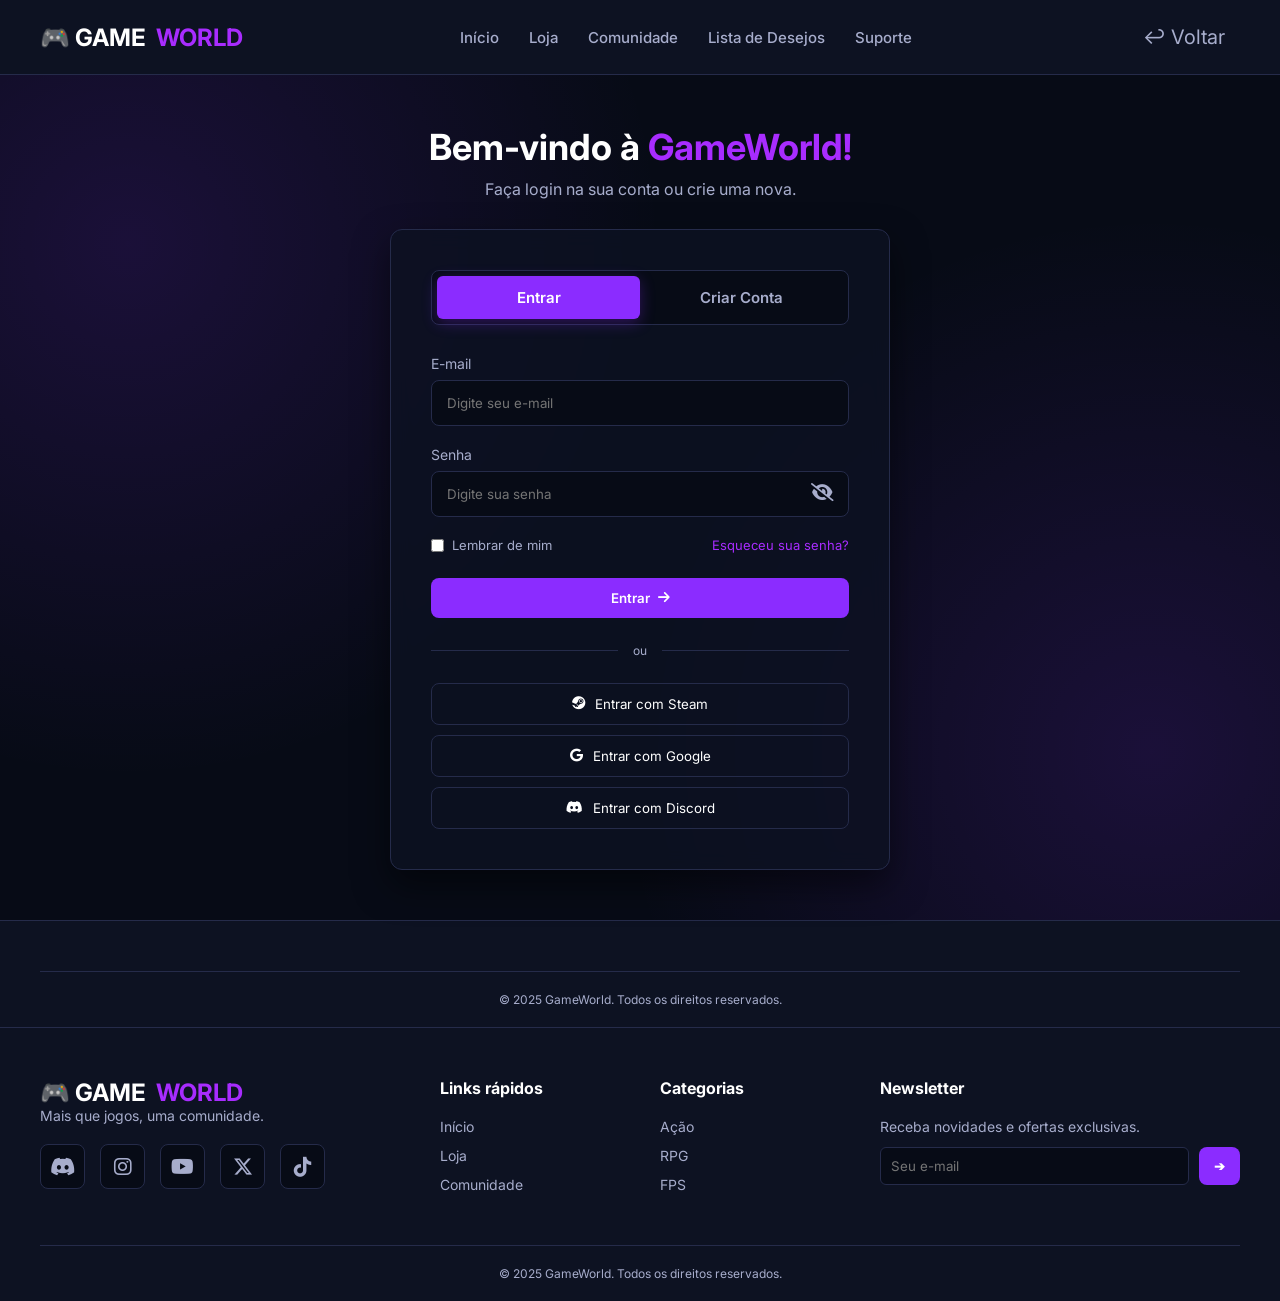
<file: cadastro.html>
<!DOCTYPE html>
<html lang="pt-br">
<head>
    <meta charset="UTF-8">
    <title>GameWorld | Login e Cadastro</title>
    <!-- Fonte e FontAwesome -->
    <link rel="stylesheet" href="https://cdnjs.cloudflare.com/ajax/libs/font-awesome/6.5.1/css/all.min.css">
    <link rel="stylesheet" href="style.css">
    
    <style>
        .auth-container {
            flex: 1; display: flex; flex-direction: column; align-items: center; justify-content: center;
            padding: 50px 20px;
            background: radial-gradient(circle at 10% 20%, rgba(139, 44, 255, 0.15) 0%, transparent 40%),
                        radial-gradient(circle at 90% 80%, rgba(139, 44, 255, 0.15) 0%, transparent 40%);
        }
        
        .auth-header { text-align: center; margin-bottom: 30px; }
        .auth-header h1 { font-size: 36px; margin-bottom: 10px; }
        .auth-header h1 span { color: var(--purple-light); }
        .auth-header p { color: var(--text-sec); }
        
        /* Container do formulário */
        .auth-box {
            background: rgba(13, 18, 34, 0.8); backdrop-filter: blur(10px);
            border: 1px solid var(--border); border-radius: 12px; padding: 40px;
            width: 100%; max-width: 500px; /* Largura fixa para ficar centralizado e bonito */
            box-shadow: 0 15px 35px rgba(0,0,0,0.5);
        }

        /* --- ABAS --- */
        .auth-tabs {
            display: flex;
            background: var(--bg-main);
            border: 1px solid var(--border);
            border-radius: 8px;
            padding: 5px;
            margin-bottom: 30px;
        }

        .tab-btn {
            flex: 1;
            padding: 12px;
            background: transparent;
            border: none;
            color: var(--text-sec);
            font-size: 15px;
            font-weight: 600;
            cursor: pointer;
            border-radius: 6px;
            transition: 0.3s;
            font-family: inherit;
        }

        .tab-btn.active {
            background: var(--purple);
            color: white;
            box-shadow: 0 4px 15px rgba(139, 44, 255, 0.3);
        }

        /* --- FORMULÁRIOS --- */
        .form-section {
            display: none; /* Esconde todos por padrão */
            animation: fadeIn 0.4s ease-in-out;
        }

        .form-section.active {
            display: block; /* Mostra apenas o que estiver ativo */
        }

        @keyframes fadeIn {
            from { opacity: 0; transform: translateY(10px); }
            to { opacity: 1; transform: translateY(0); }
        }

        .input-group { margin-bottom: 20px; position: relative; }
        .input-group label { display: block; font-size: 14px; margin-bottom: 8px; color: var(--text-sec); }
        .input-group input {
            width: 100%; padding: 14px 15px; background: var(--bg-main);
            border: 1px solid var(--border); border-radius: 8px; color: white; outline: none; transition: 0.3s;
        }
        .input-group input:focus { border-color: var(--purple); box-shadow: 0 0 10px rgba(139, 44, 255, 0.2); }
        
        /* Ícone de olho de esconder senha*/
        .eye-icon {
            position: absolute; right: 15px; top: 38px; cursor: pointer;
            color: var(--text-sec); font-size: 18px; user-select: none;
        }
        .eye-icon:hover { color: white; }
        
        /* Mensagem de erro de senha */
        .msg-erro { color: #ff4d6d; font-size: 12px; display: none; margin-top: 5px; }

        .options { display: flex; justify-content: space-between; align-items: center; font-size: 13px; margin-bottom: 25px; color: var(--text-sec); }
        .options a { color: var(--purple-light); }
        .options label { display: flex; align-items: center; gap: 8px; cursor: pointer; }
        
        .divider { display: flex; align-items: center; text-align: center; color: var(--text-sec); font-size: 12px; margin: 25px 0; }
        .divider::before, .divider::after { content: ''; flex: 1; border-bottom: 1px solid var(--border); }
        .divider::before { margin-right: 15px; } .divider::after { margin-left: 15px; }
        
        .social-login { display: flex; flex-direction: column; gap: 10px; }
        .btn-social { background: transparent; border: 1px solid var(--border); color: white; padding: 12px; border-radius: 8px; cursor: pointer; display: flex; align-items: center; justify-content: center; gap: 10px; transition: 0.3s; font-family: inherit;}
        .btn-social:hover { background: var(--bg-card); border-color: var(--purple); }

        /* Ajustes para o formulário no Celular */
@media (max-width: 768px) {
    .auth-container {
        padding: 20px 15px; /* Diminui a margem de fora */
    }
    
    .auth-box {
        padding: 20px; /* Diminui a margem de dentro para os inputs crescerem */
    }
    
    .auth-header h1 {
        font-size: 26px; /* Diminui um pouco o título */
    }
    
    .auth-header p {
        font-size: 14px;
    }
}

    </style>
</head>
<body>
    <header>
        <div class="logo">🎮 GAME<span>WORLD</span></div>
        <nav>
            <a href="index.html">Início</a>
            <a href="loja.html">Loja</a>
            <a href="comunidade.html">Comunidade</a>
            <a href="lista.html">Lista de Desejos</a>
            <a href="suporte.html">Suporte</a>
        </nav>
        <div class="header-actions">
            <a href="loja.html" class="icon-btn" style="width: auto; padding: 0 15px; border-radius: 20px;">↩ Voltar</a>
        </div>
    </header>

    <div class="auth-container">
        <div class="auth-header">
            <h1>Bem-vindo à <span>GameWorld!</span></h1>
            <p>Faça login na sua conta ou crie uma nova.</p>
        </div>

        <div class="auth-box">
            <!-- BOTÕES DAS ABAS -->
            <div class="auth-tabs">
                <button class="tab-btn active" onclick="mudarAba('login')">Entrar</button>
                <button class="tab-btn" onclick="mudarAba('cadastro')">Criar Conta</button>
            </div>

            <!-- ETAPA LOGIN -->
            <div id="section-login" class="form-section active">
                <form id="form-login">
                    <div class="input-group">
                        <label>E-mail</label>
                        <input type="email" id="login-email" placeholder="Digite seu e-mail" required>
                    </div>
                    <div class="input-group">
                        <label>Senha</label>
                        <input type="password" id="login-senha" placeholder="Digite sua senha" required>
                        <i class="fa-solid fa-eye-slash eye-icon" onclick="mostrarSenha('login-senha', this)"></i>
                    </div>
                    <div class="options">
                        <label><input type="checkbox" style="accent-color: var(--purple);"> Lembrar de mim</label>
                        <a href="#">Esqueceu sua senha?</a>
                    </div>
                    <button type="submit" class="btn" style="width: 100%;">Entrar <i class="fa-solid fa-arrow-right"></i></button>
                </form>
                
                <div class="divider">ou</div>
                <div class="social-login">
                    <button class="btn-social" type="button"><i class="fa-brands fa-steam"></i> Entrar com Steam</button>
                    <button class="btn-social" type="button"><i class="fa-brands fa-google"></i> Entrar com Google</button>
                    <button class="btn-social" type="button"><i class="fa-brands fa-discord"></i> Entrar com Discord</button>
                </div>
            </div>

            <!-- ETAPA CADASTRO -->
            <div id="section-cadastro" class="form-section">
                <form id="form-cadastro">
                    <div class="input-group">
                        <label>Nome de usuário</label>
                        <input type="text" id="cad-nome" placeholder="Escolha um nome" required>
                    </div>
                    <div class="input-group">
                        <label>E-mail</label>
                        <input type="email" id="cad-email" placeholder="Digite seu e-mail" required>
                    </div>
                    <div class="input-group">
                        <label>Senha</label>
                        <input type="password" id="cad-senha" placeholder="Crie uma senha" required>
                        <i class="fa-solid fa-eye-slash eye-icon" onclick="mostrarSenha('cad-senha', this)"></i>
                    </div>
                    <div class="input-group">
                        <label>Confirmar senha</label>
                        <input type="password" id="cad-confirmar" placeholder="Confirme sua senha" required>
                        <i class="fa-solid fa-eye-slash eye-icon" onclick="mostrarSenha('cad-confirmar', this)"></i>
                        <span id="erro-senha" class="msg-erro">As senhas não coincidem!</span>
                    </div>
                    <div class="options" style="justify-content: flex-start;">
                        <label><input type="checkbox" required style="accent-color: var(--purple);"> Li e aceito os <a href="#">Termos de Uso</a>.</label>
                    </div>
                    <button type="submit" class="btn" style="width: 100%;">Cadastrar <i class="fa-solid fa-arrow-right"></i></button>
                </form>
                
                <div class="divider">ou</div>
                <div class="social-login">
                    <button class="btn-social" type="button"><i class="fa-brands fa-google"></i> Cadastrar com Google</button>
                </div>
            </div>
        </div>
    </div>

    <footer>
        <div class="footer-bottom">© 2025 GameWorld. Todos os direitos reservados.</div>
    </footer>

    
    <script>
        // 1. FUNÇÃO PARA MUDAR DE ABA 
        function mudarAba(abaDesejada) {
            // Pega todos os botões e remove a classe 'active' (roxo)
            const botoes = document.querySelectorAll('.tab-btn');
            botoes.forEach(btn => btn.classList.remove('active'));

            // Pega todas as seções de formulário e esconde
            const secoes = document.querySelectorAll('.form-section');
            secoes.forEach(sec => sec.classList.remove('active'));

            // Ativa a aba correta dependendo do clique
            if (abaDesejada === 'login') {
                botoes[0].classList.add('active');
                document.getElementById('section-login').classList.add('active');
            } else {
                botoes[1].classList.add('active');
                document.getElementById('section-cadastro').classList.add('active');
            }
        }

        // 2. FUNÇÃO PARA MOSTRAR/OCULTAR A SENHA
        function mostrarSenha(idInput, icone) {
            const input = document.getElementById(idInput);
            
            if (input.type === "password") {
                input.type = "text";
                icone.classList.remove('fa-eye-slash');
                icone.classList.add('fa-eye'); // Olho aberto
            } else {
                input.type = "password";
                icone.classList.remove('fa-eye');
                icone.classList.add('fa-eye-slash'); // Olho cerrado
            }
        }

        // 3. VALIDAÇÃO DO CADASTRO
        const formCadastro = document.getElementById("form-cadastro");
        formCadastro.addEventListener("submit", function(event) {
            event.preventDefault(); 
            
            const senha = document.getElementById("cad-senha").value;
            const confirmarSenha = document.getElementById("cad-confirmar").value;
            const msgErro = document.getElementById("erro-senha");
            const inputConfirmar = document.getElementById("cad-confirmar");
            
            if (senha !== confirmarSenha) {
                msgErro.style.display = "block";
                inputConfirmar.style.borderColor = "#ff4d6d";
            } else {
                msgErro.style.display = "none";
                inputConfirmar.style.borderColor = "var(--border)";
                alert("🎉 Conta criada com sucesso!");
                // window.location.href = "index.html";
            }
        });

        // 4. SIMULAÇÃO DE LOGIN
        document.getElementById("form-login").addEventListener("submit", function(event) {
            event.preventDefault();
            alert("Login realizado com sucesso!");
            // window.location.href = "index.html";
        });
    </script>
     <footer>
    <div class="footer-grid">
        <div class="footer-col">
            <div class="logo">🎮 GAME<span>WORLD</span></div>
            <p>Mais que jogos, uma comunidade.</p>
            <!-- AQUI ESTÃO OS ÍCONES NOVOS -->
            <div class="social-links">
                <a href="#" class="social-btn discord"><i class="fa-brands fa-discord"></i></a>
                <a href="#" class="social-btn instagram"><i class="fa-brands fa-instagram"></i></a>
                <a href="#" class="social-btn youtube"><i class="fa-brands fa-youtube"></i></a>
                <a href="#" class="social-btn twitter"><i class="fa-brands fa-x-twitter"></i></a>
                <a href="#" class="social-btn tiktok"><i class="fa-brands fa-tiktok"></i></a>
            </div>
        </div>
        <div class="footer-col">
            <h4>Links rápidos</h4>
            <a href="index.html">Início</a>
            <a href="loja.html">Loja</a>
            <a href="comunidade.html">Comunidade</a>
        </div>
        <div class="footer-col">
            <h4>Categorias</h4>
            <a href="#">Ação</a>
            <a href="#">RPG</a>
            <a href="#">FPS</a>
        </div>
        <div class="footer-col">
            <h4>Newsletter</h4>
            <p>Receba novidades e ofertas exclusivas.</p>
            <div style="display: flex; gap: 10px;">
                <input type="email" placeholder="Seu e-mail" style="padding: 10px; border-radius: 6px; border: 1px solid var(--border); background: var(--bg-main); color: white; outline: none; width: 100%;">
                <button class="btn" style="padding: 10px 15px;">➔</button>
            </div>
        </div>
    </div>
    <div class="footer-bottom">© 2025 GameWorld. Todos os direitos reservados.</div>
</footer>


</body>
</html>
</file>
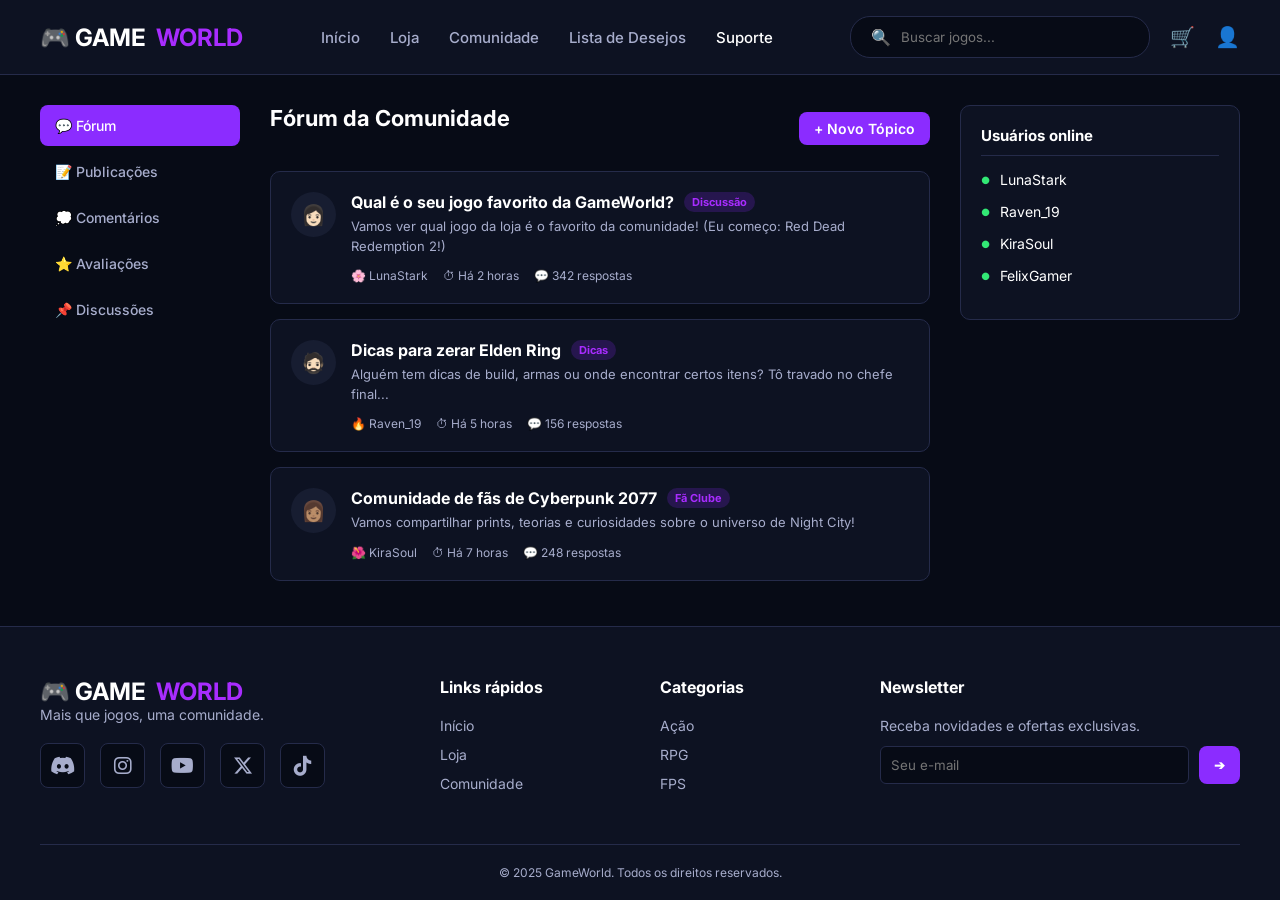
<file: comunidade.html>
<!DOCTYPE html>
<html lang="pt-br">
<head>
    <meta charset="UTF-8">
    <title>GameWorld | Comunidade</title>
    <link rel="stylesheet" href="style.css">
     <link rel="stylesheet" href="https://cdnjs.cloudflare.com/ajax/libs/font-awesome/6.5.1/css/all.min.css">
    <style>
        .forum-layout { display: grid; grid-template-columns: 200px 1fr 280px; gap: 30px; max-width: 1600px; margin: 30px auto; padding: 0 40px; flex: 1; }
        
        /* Menu Lateral Esquerdo */
        .forum-menu a { display: flex; align-items: center; gap: 10px; padding: 12px 15px; border-radius: 8px; color: var(--text-sec); margin-bottom: 5px; transition: 0.2s; font-size: 14px; font-weight: 500;}
        .forum-menu a:hover { background: var(--bg-card); color: var(--text-main); }
        .forum-menu a.active { background: var(--purple); color: white; }

        /* Feed Principal */
        .forum-feed h2 { margin-bottom: 20px; font-size: 22px; }
        .topic { background: var(--bg-sec); border: 1px solid var(--border); border-radius: 10px; padding: 20px; display: flex; gap: 15px; margin-bottom: 15px; transition: 0.3s; cursor: pointer; }
        .topic:hover { border-color: var(--purple); transform: translateX(5px); }
        .topic-avatar { width: 45px; height: 45px; border-radius: 50%; background: var(--bg-card); display: flex; align-items: center; justify-content: center; font-size: 20px; flex-shrink: 0; }
        .topic-content h3 { font-size: 16px; margin-bottom: 5px; display: flex; align-items: center; gap: 10px; flex-wrap: wrap;}
        .topic-tag { font-size: 11px; background: rgba(139, 44, 255, 0.2); color: var(--purple-light); padding: 3px 8px; border-radius: 12px; }
        .topic-content p { color: var(--text-sec); font-size: 13px; margin-bottom: 12px; line-height: 1.5; }
        .topic-meta { display: flex; gap: 15px; color: var(--text-sec); font-size: 12px; }

        /* Sidebar Direita */
        .sidebar-box { background: var(--bg-sec); border: 1px solid var(--border); border-radius: 10px; padding: 20px; margin-bottom: 20px; }
        .sidebar-box h3 { font-size: 15px; margin-bottom: 15px; border-bottom: 1px solid var(--border); padding-bottom: 10px; }
        .user-online { display: flex; align-items: center; gap: 10px; margin-bottom: 15px; font-size: 14px; }
        .status-dot { color: var(--green); font-size: 10px; }
    </style>
</head>
<body>
   <header>
    <div class="logo">🎮 GAME<span>WORLD</span></div>
    <nav>
        <a href="index.html">Início</a>
        <a href="loja.html">Loja</a>
        <a href="comunidade.html">Comunidade</a>
        <a href="lista.html">Lista de Desejos</a> 
        <a href="suporte.html" class="active">Suporte</a>
    </nav>
    <div class="header-actions">
        <div class="search-box">
            <span>🔍</span>
            <input type="text" placeholder="Buscar jogos...">
        </div>
        <a href="carrinho.html" class="icon-btn">🛒</a>
        <a href="cadastro.html" class="icon-btn">👤</a>
    </div>
</header>

    <div class="forum-layout">
        <aside class="forum-menu">
            <a href="#" class="active">💬 Fórum</a>
            <a href="#">📝 Publicações</a>
            <a href="#">💭 Comentários</a>
            <a href="#">⭐ Avaliações</a>
            <a href="#">📌 Discussões</a>
        </aside>

        <main class="forum-feed">
            <div style="display: flex; justify-content: space-between; align-items: center; margin-bottom: 20px;">
                <h2>Fórum da Comunidade</h2>
                <button class="btn" style="padding: 8px 15px; font-size: 14px;">+ Novo Tópico</button>
            </div>

            <div class="topic">
                <div class="topic-avatar">👩🏻</div>
                <div class="topic-content">
                    <h3>Qual é o seu jogo favorito da GameWorld? <span class="topic-tag">Discussão</span></h3>
                    <p>Vamos ver qual jogo da loja é o favorito da comunidade! (Eu começo: Red Dead Redemption 2!)</p>
                    <div class="topic-meta">
                        <span>🌸 LunaStark</span>
                        <span>⏱ Há 2 horas</span>
                        <span>💬 342 respostas</span>
                    </div>
                </div>
            </div>

            <div class="topic">
                <div class="topic-avatar">🧔🏻</div>
                <div class="topic-content">
                    <h3>Dicas para zerar Elden Ring <span class="topic-tag">Dicas</span></h3>
                    <p>Alguém tem dicas de build, armas ou onde encontrar certos itens? Tô travado no chefe final...</p>
                    <div class="topic-meta">
                        <span>🔥 Raven_19</span>
                        <span>⏱ Há 5 horas</span>
                        <span>💬 156 respostas</span>
                    </div>
                </div>
            </div>
            
            <div class="topic">
                <div class="topic-avatar">👩🏽</div>
                <div class="topic-content">
                    <h3>Comunidade de fãs de Cyberpunk 2077 <span class="topic-tag">Fã Clube</span></h3>
                    <p>Vamos compartilhar prints, teorias e curiosidades sobre o universo de Night City!</p>
                    <div class="topic-meta">
                        <span>🌺 KiraSoul</span>
                        <span>⏱ Há 7 horas</span>
                        <span>💬 248 respostas</span>
                    </div>
                </div>
            </div>
        </main>

        <aside>
            <div class="sidebar-box">
                <h3>Usuários online</h3>
                <div class="user-online"><span class="status-dot">●</span> LunaStark</div>
                <div class="user-online"><span class="status-dot">●</span> Raven_19</div>
                <div class="user-online"><span class="status-dot">●</span> KiraSoul</div>
                <div class="user-online"><span class="status-dot">●</span> FelixGamer</div>
            </div>
        </aside>
    </div>
<footer>
    <div class="footer-grid">
        <div class="footer-col">
            <div class="logo">🎮 GAME<span>WORLD</span></div>
            <p>Mais que jogos, uma comunidade.</p>
            <!-- ÍCONES  -->
            <div class="social-links">
                <a href="#" class="social-btn discord"><i class="fa-brands fa-discord"></i></a>
                <a href="#" class="social-btn instagram"><i class="fa-brands fa-instagram"></i></a>
                <a href="#" class="social-btn youtube"><i class="fa-brands fa-youtube"></i></a>
                <a href="#" class="social-btn twitter"><i class="fa-brands fa-x-twitter"></i></a>
                <a href="#" class="social-btn tiktok"><i class="fa-brands fa-tiktok"></i></a>
            </div>
        </div>
        <div class="footer-col">
            <h4>Links rápidos</h4>
            <a href="index.html">Início</a>
            <a href="loja.html">Loja</a>
            <a href="comunidade.html">Comunidade</a>
        </div>
        <div class="footer-col">
            <h4>Categorias</h4>
            <a href="#">Ação</a>
            <a href="#">RPG</a>
            <a href="#">FPS</a>
        </div>
        <div class="footer-col">
            <h4>Newsletter</h4>
            <p>Receba novidades e ofertas exclusivas.</p>
            <div style="display: flex; gap: 10px;">
                <input type="email" placeholder="Seu e-mail" style="padding: 10px; border-radius: 6px; border: 1px solid var(--border); background: var(--bg-main); color: white; outline: none; width: 100%;">
                <button class="btn" style="padding: 10px 15px;">➔</button>
            </div>
        </div>
    </div>
    <div class="footer-bottom">© 2025 GameWorld. Todos os direitos reservados.</div>
</footer>
</body>
</html>
</file>
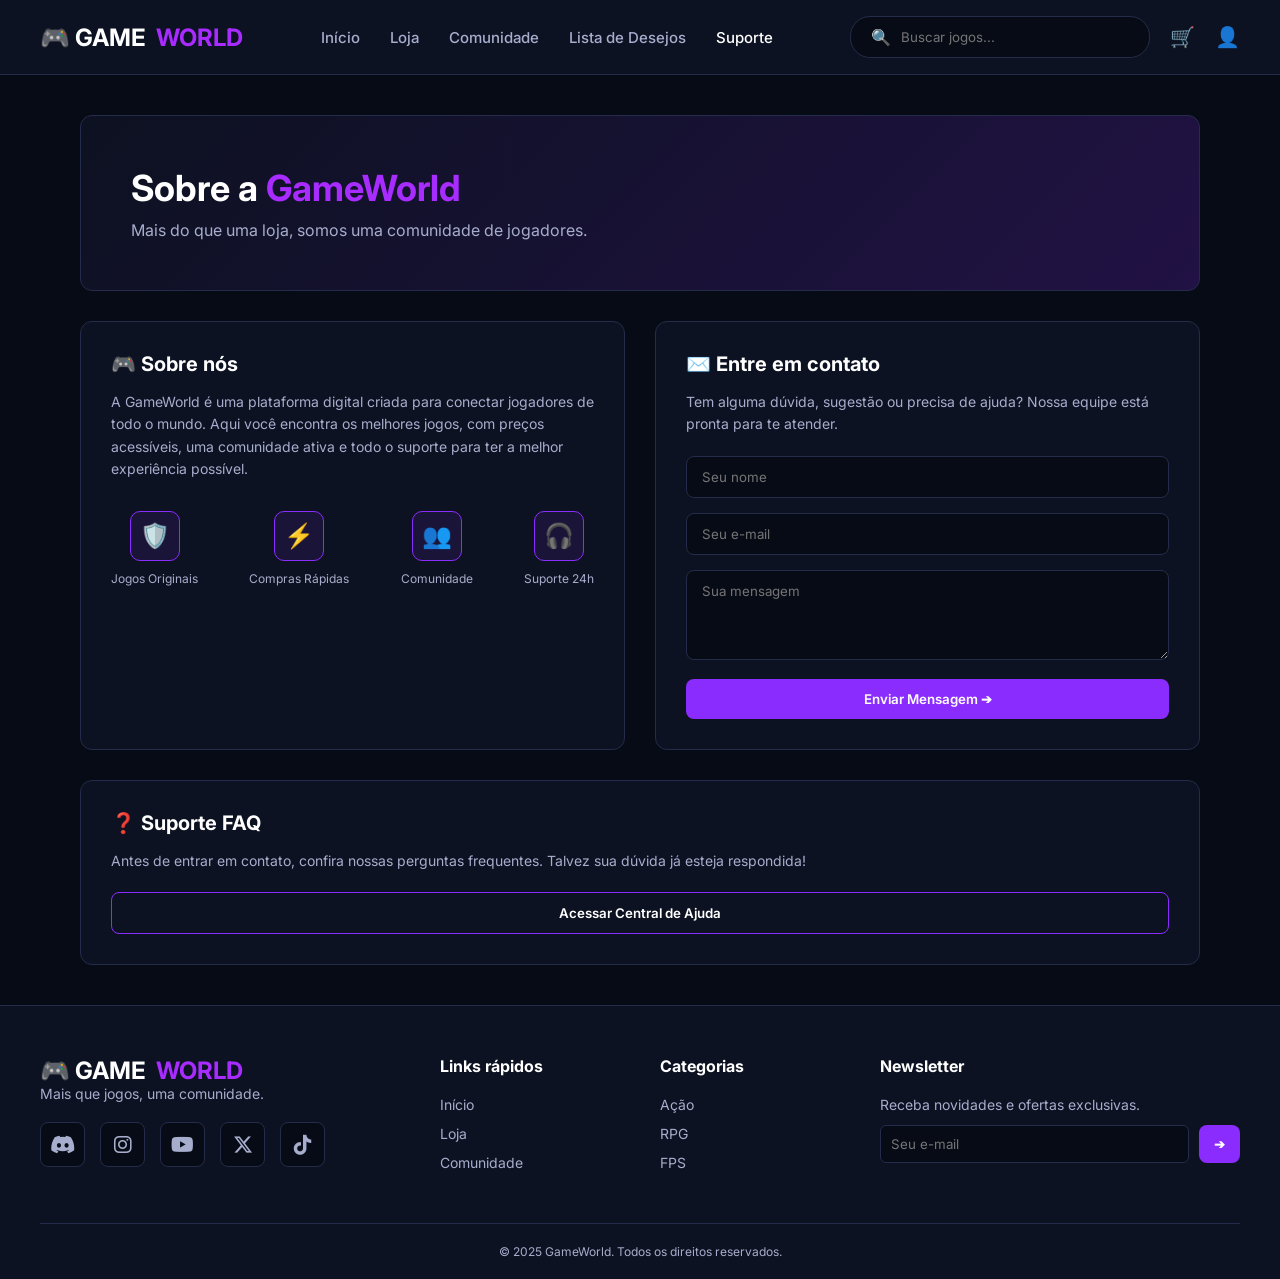
<file: suporte.html>
<!DOCTYPE html>
<html lang="pt-br">
<head>
    <meta charset="UTF-8">
    <title>GameWorld | Suporte</title>
    <link rel="stylesheet" href="style.css">
     <link rel="stylesheet" href="https://cdnjs.cloudflare.com/ajax/libs/font-awesome/6.5.1/css/all.min.css">
    <style>
        .support-container { max-width: 1200px; margin: 40px auto; padding: 0 40px; flex: 1; }
        
        /* Banner Hero */
        .support-hero { background: linear-gradient(135deg, rgba(13,18,34,0.9), rgba(139,44,255,0.2)), url('https://images.unsplash.com/photo-1552820728-8b83bb6b773f?q=80&w=1200&auto=format&fit=crop') center/cover; border-radius: 12px; padding: 50px; border: 1px solid var(--border); margin-bottom: 30px; }
        .support-hero h1 { font-size: 36px; margin-bottom: 10px; }
        .support-hero p { color: var(--text-sec); font-size: 16px; }
        
        /* Grid de Informações */
        .support-grid { display: grid; grid-template-columns: 1fr 1fr; gap: 30px; margin-bottom: 30px; }
        .support-box { background: var(--bg-sec); border: 1px solid var(--border); border-radius: 12px; padding: 30px; }
        .support-box h2 { font-size: 20px; margin-bottom: 15px; display: flex; align-items: center; gap: 10px; }
        .support-box p { color: var(--text-sec); line-height: 1.6; font-size: 14px; margin-bottom: 20px; }
        
        /* Ícones de Benefícios */
        .features { display: flex; justify-content: space-between; margin-top: 30px; }
        .feature-item { text-align: center; font-size: 12px; color: var(--text-sec); }
        .feature-item span { display: flex; width: 50px; height: 50px; background: rgba(139,44,255,0.1); border: 1px solid var(--purple); border-radius: 10px; align-items: center; justify-content: center; font-size: 24px; margin: 0 auto 10px; }
        
        /* Formulário */
        .form-group { margin-bottom: 15px; }
        .form-group input, .form-group textarea { width: 100%; padding: 12px 15px; background: var(--bg-main); border: 1px solid var(--border); color: white; border-radius: 8px; outline: none; font-family: inherit; transition: 0.3s; }
        .form-group input:focus, .form-group textarea:focus { border-color: var(--purple); box-shadow: 0 0 10px rgba(139, 44, 255, 0.2); }
        
        /* Redes Sociais */
        .social-links { display: flex; gap: 15px; margin-top: 20px; }
        .social-links a { width: 45px; height: 45px; display: flex; align-items: center; justify-content: center; background: var(--bg-main); border: 1px solid var(--border); border-radius: 8px; font-size: 20px; transition: 0.3s; }
        .social-links a:hover { border-color: var(--purple); color: var(--purple-light); transform: translateY(-3px); }

        @media (max-width: 768px) { .support-grid { grid-template-columns: 1fr; } }
    </style>
</head>
<body>
   <header>
    <div class="logo">🎮 GAME<span>WORLD</span></div>
    <nav>
        <a href="index.html">Início</a>
        <a href="loja.html">Loja</a>
        <a href="comunidade.html">Comunidade</a>
        <a href="lista.html">Lista de Desejos</a> 
        <a href="suporte.html" class="active">Suporte</a>
    </nav>
    <div class="header-actions">
        <div class="search-box">
            <span>🔍</span>
            <input type="text" placeholder="Buscar jogos...">
        </div>
        <a href="carrinho.html" class="icon-btn">🛒</a>
        <a href="cadastro.html" class="icon-btn">👤</a>
    </div>
</header>

    <div class="support-container">
        <div class="support-hero">
            <h1>Sobre a <span style="color: var(--purple-light);">GameWorld</span></h1>
            <p>Mais do que uma loja, somos uma comunidade de jogadores.</p>
        </div>

        <div class="support-grid">
            <!-- Sobre Nós -->
            <div class="support-box">
                <h2>🎮 Sobre nós</h2>
                <p>A GameWorld é uma plataforma digital criada para conectar jogadores de todo o mundo. Aqui você encontra os melhores jogos, com preços acessíveis, uma comunidade ativa e todo o suporte para ter a melhor experiência possível.</p>
                
                <div class="features">
                    <div class="feature-item"><span>🛡️</span>Jogos Originais</div>
                    <div class="feature-item"><span>⚡</span>Compras Rápidas</div>
                    <div class="feature-item"><span>👥</span>Comunidade</div>
                    <div class="feature-item"><span>🎧</span>Suporte 24h</div>
                </div>
            </div>

            <!-- Contato -->
            <div class="support-box">
                <h2>✉️ Entre em contato</h2>
                <p>Tem alguma dúvida, sugestão ou precisa de ajuda? Nossa equipe está pronta para te atender.</p>
                <form>
                    <div class="form-group"><input type="text" placeholder="Seu nome"></div>
                    <div class="form-group"><input type="email" placeholder="Seu e-mail"></div>
                    <div class="form-group"><textarea rows="4" placeholder="Sua mensagem"></textarea></div>
                    <button type="button" class="btn" style="width: 100%;">Enviar Mensagem ➔</button>
                </form>
            </div>
        </div>

        

            <!-- FAQ -->
            <div class="support-box">
                <h2>❓ Suporte FAQ</h2>
                <p>Antes de entrar em contato, confira nossas perguntas frequentes. Talvez sua dúvida já esteja respondida!</p>
                <button class="btn btn-outline" style="width: 100%;">Acessar Central de Ajuda</button>
            </div>
        </div>
    </div>

   <footer>
    <div class="footer-grid">
        <div class="footer-col">
            <div class="logo">🎮 GAME<span>WORLD</span></div>
            <p>Mais que jogos, uma comunidade.</p>
            <!-- ÍCONES  -->
            <div class="social-links">
                <a href="#" class="social-btn discord"><i class="fa-brands fa-discord"></i></a>
                <a href="#" class="social-btn instagram"><i class="fa-brands fa-instagram"></i></a>
                <a href="#" class="social-btn youtube"><i class="fa-brands fa-youtube"></i></a>
                <a href="#" class="social-btn twitter"><i class="fa-brands fa-x-twitter"></i></a>
                <a href="#" class="social-btn tiktok"><i class="fa-brands fa-tiktok"></i></a>
            </div>
        </div>
        <div class="footer-col">
            <h4>Links rápidos</h4>
            <a href="index.html">Início</a>
            <a href="loja.html">Loja</a>
            <a href="comunidade.html">Comunidade</a>
        </div>
        <div class="footer-col">
            <h4>Categorias</h4>
            <a href="#">Ação</a>
            <a href="#">RPG</a>
            <a href="#">FPS</a>
        </div>
        <div class="footer-col">
            <h4>Newsletter</h4>
            <p>Receba novidades e ofertas exclusivas.</p>
            <div style="display: flex; gap: 10px;">
                <input type="email" placeholder="Seu e-mail" style="padding: 10px; border-radius: 6px; border: 1px solid var(--border); background: var(--bg-main); color: white; outline: none; width: 100%;">
                <button class="btn" style="padding: 10px 15px;">➔</button>
            </div>
        </div>
    </div>
    <div class="footer-bottom">© 2025 GameWorld. Todos os direitos reservados.</div>
</footer>
</body>
</html>
</file>
<file: style.css>
@import url('https://fonts.googleapis.com/css2?family=Inter:wght@400;500;600;700&display=swap');

:root {
    --bg-main: #070B16;
    --bg-sec: #0D1222;
    --bg-card: #171D31;
    --purple: #8B2CFF;
    --purple-light: #A82CFF;
    --text-main: #FFFFFF;
    --text-sec: #A7ADCC;
    --green: #32E875;
    --border: #252B4A;
}

* { margin: 0; padding: 0; box-sizing: border-box; font-family: 'Inter', sans-serif; }
body { background-color: var(--bg-main); color: var(--text-main); min-height: 100vh; display: flex; flex-direction: column; }
a { text-decoration: none; color: inherit; }
ul { list-style: none; }

/* --- HEADER Global --- */
header {
    height: 75px; display: flex; align-items: center; justify-content: space-between;
    padding: 0 40px; background-color: var(--bg-sec); border-bottom: 1px solid var(--border);
}
.logo { font-size: 24px; font-weight: 700; display: flex; align-items: center; gap: 10px; }
.logo span { color: var(--purple-light); }
nav { display: flex; gap: 30px; }
nav a { color: var(--text-sec); font-size: 15px; font-weight: 500; transition: 0.3s; }
nav a:hover, nav a.active { color: var(--text-main); }
.header-actions { display: flex; align-items: center; gap: 20px; }
.search-box {
    background: var(--bg-main); border: 1px solid var(--border); border-radius: 20px;
    padding: 10px 20px; display: flex; align-items: center; gap: 10px; width: 300px;
}
.search-box input { background: transparent; border: none; color: white; outline: none; width: 100%; }
.icon-btn { font-size: 20px; cursor: pointer; transition: 0.3s; color: var(--text-sec); }
.icon-btn:hover { color: var(--purple-light); }
header {
    height: 75px; 
    display: flex; 
    align-items: center; 
    justify-content: space-between;
    padding: 0 40px; 
    background-color: var(--bg-sec); 
    border-bottom: 1px solid var(--border);
    position: sticky; 
    top: 0; 
    z-index: 100;
    flex-wrap: wrap; 
}


/* --- BOTÕES GLOBAIS --- */
.btn {
    background: var(--purple); color: white; border: none; padding: 12px 24px;
    border-radius: 8px; font-weight: 600; cursor: pointer; transition: 0.3s;
    display: flex; align-items: center; justify-content: center; gap: 8px;
}
.btn:hover { background: var(--purple-light); box-shadow: 0 0 15px rgba(139, 44, 255, 0.4); }
.btn-outline { background: transparent; border: 1px solid var(--purple); }
.btn-outline:hover { background: var(--purple); }

/* --- TAG DE DESCONTO --- */
.tag-discount { background: var(--green); color: #000; padding: 4px 8px; border-radius: 4px; font-weight: 700; font-size: 12px; }

/* --- FOOTER GLOBAL --- */
footer {
    background: var(--bg-sec); border-top: 1px solid var(--border);
    padding: 50px 40px 20px; margin-top: auto;
}
.footer-grid { display: grid; grid-template-columns: 2fr 1fr 1fr 2fr; gap: 40px; max-width: 1400px; margin: 0 auto 40px; }
.footer-col h4 { margin-bottom: 20px; font-size: 16px; }
.footer-col p, .footer-col a { color: var(--text-sec); font-size: 14px; margin-bottom: 12px; display: block; transition: 0.3s; }
.footer-col a:hover { color: var(--purple-light); }
.footer-bottom { text-align: center; border-top: 1px solid var(--border); padding-top: 20px; color: var(--text-sec); font-size: 12px; max-width: 1400px; margin: 0 auto; }

/* --- ÍCONES SOCIAIS GLOBAIS --- */
.social-links {
    display: flex;
    gap: 15px;
    margin-top: 10px;
}

.social-btn {
    width: 45px;
    height: 45px;
    display: flex;
    align-items: center;
    justify-content: center;
    background: var(--bg-main);
    border: 1px solid var(--border);
    border-radius: 10px;
    font-size: 20px;
    color: var(--text-sec);
    transition: all 0.3s ease;
    text-decoration: none;
}

/* Efeito de cor ao passar  */
.social-btn:hover {
    transform: translateY(-4px);
    color: white;
}

.social-btn.discord:hover { background: #5865F2; border-color: #5865F2; box-shadow: 0 5px 15px rgba(88, 101, 242, 0.4); }
.social-btn.instagram:hover { background: linear-gradient(45deg, #f09433 0%, #e6683c 25%, #dc2743 50%, #cc2366 75%, #bc1888 100%); border-color: transparent; box-shadow: 0 5px 15px rgba(220, 39, 67, 0.4); }
.social-btn.youtube:hover { background: #FF0000; border-color: #FF0000; box-shadow: 0 5px 15px rgba(255, 0, 0, 0.4); }
.social-btn.twitter:hover { background: #000000; border-color: #333; box-shadow: 0 5px 15px rgba(255, 255, 255, 0.2); }
.social-btn.tiktok:hover { background: #000000; border-color: #00f2fe; box-shadow: -2px -2px 10px rgba(0, 242, 254, 0.3), 2px 2px 10px rgba(254, 44, 85, 0.3); }


/* =========================================
   ÍCONES SOCIAIS (GLOBAL)
   ========================================= */
.social-links { 
    display: flex; 
    gap: 15px; 
    margin-top: 20px; 
}

.social-links a { 
    width: 45px; 
    height: 45px; 
    display: flex; 
    align-items: center; 
    justify-content: center; 
    background: var(--bg-main); 
    border: 1px solid var(--border); 
    border-radius: 8px; 
    color: var(--text-sec); 
    font-size: 20px;
    transition: 0.3s;
}

.social-links a:hover { 
    border-color: var(--purple); 
    color: var(--purple-light); 
    transform: translateY(-3px); 
}



/* =========================================
   (Padrão visualização mobile/tablet)
   ========================================= */

*, *::before, *::after { box-sizing: border-box; }
img { max-width: 100%; height: auto; }

/* --- CELULAR E TABLET PEQUENO (Até 768px) --- */
@media (max-width: 768px) {
    header { 
        flex-direction: column; /* Coloca o logo em cima e o menu embaixo */
        height: auto; 
        padding: 15px; 
        gap: 15px; 
    }

    nav { 
        display: flex;
        flex-wrap: wrap; 
        justify-content: center; 
        gap: 10px; /* Espaço entre os links */
        width: 100%;
    }

    nav a {
        font-size: 13px; /* Fonte um pouco menor para caber todos */
    }

    .search-box {
        display: none; /* Esconde a busca no celular */
    }

    .header-actions {
        width: 100%;
        justify-content: center; /* Centraliza o botão voltar e o carrinho */
    }
}
</file>
